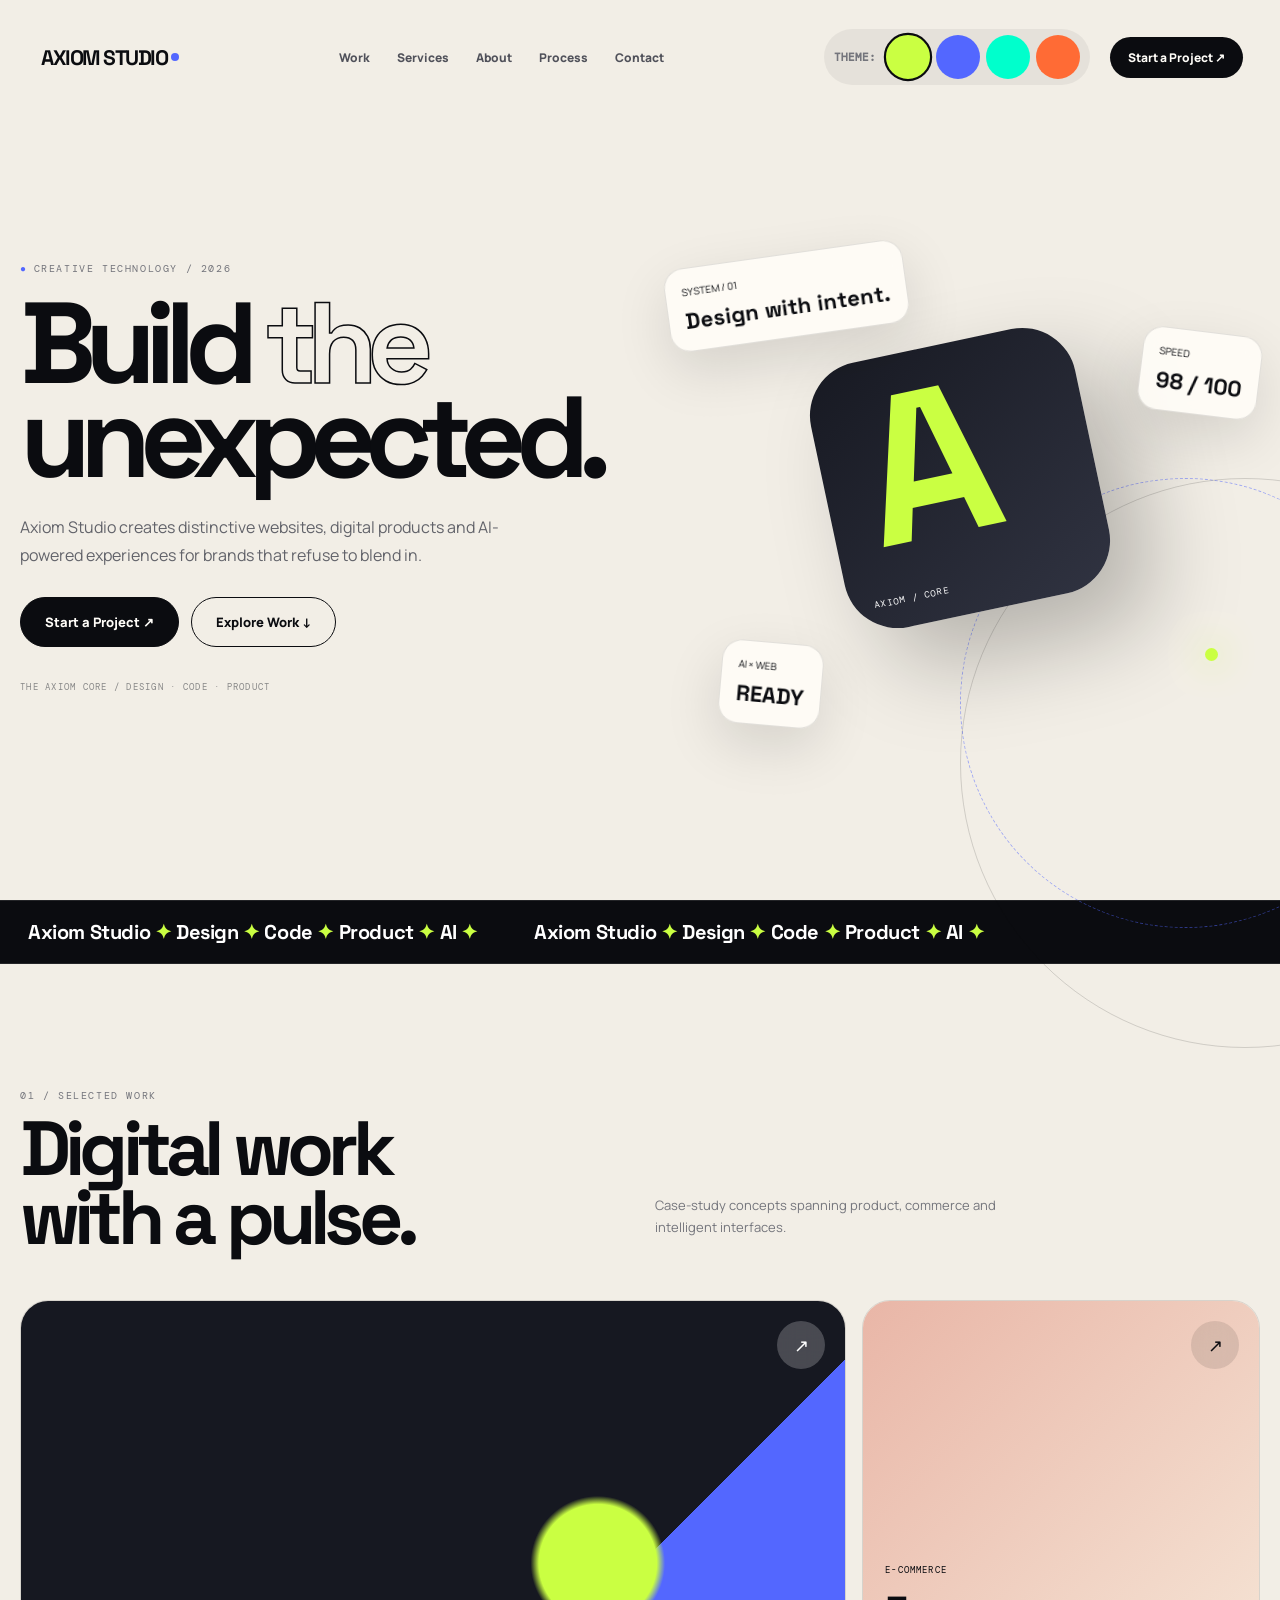
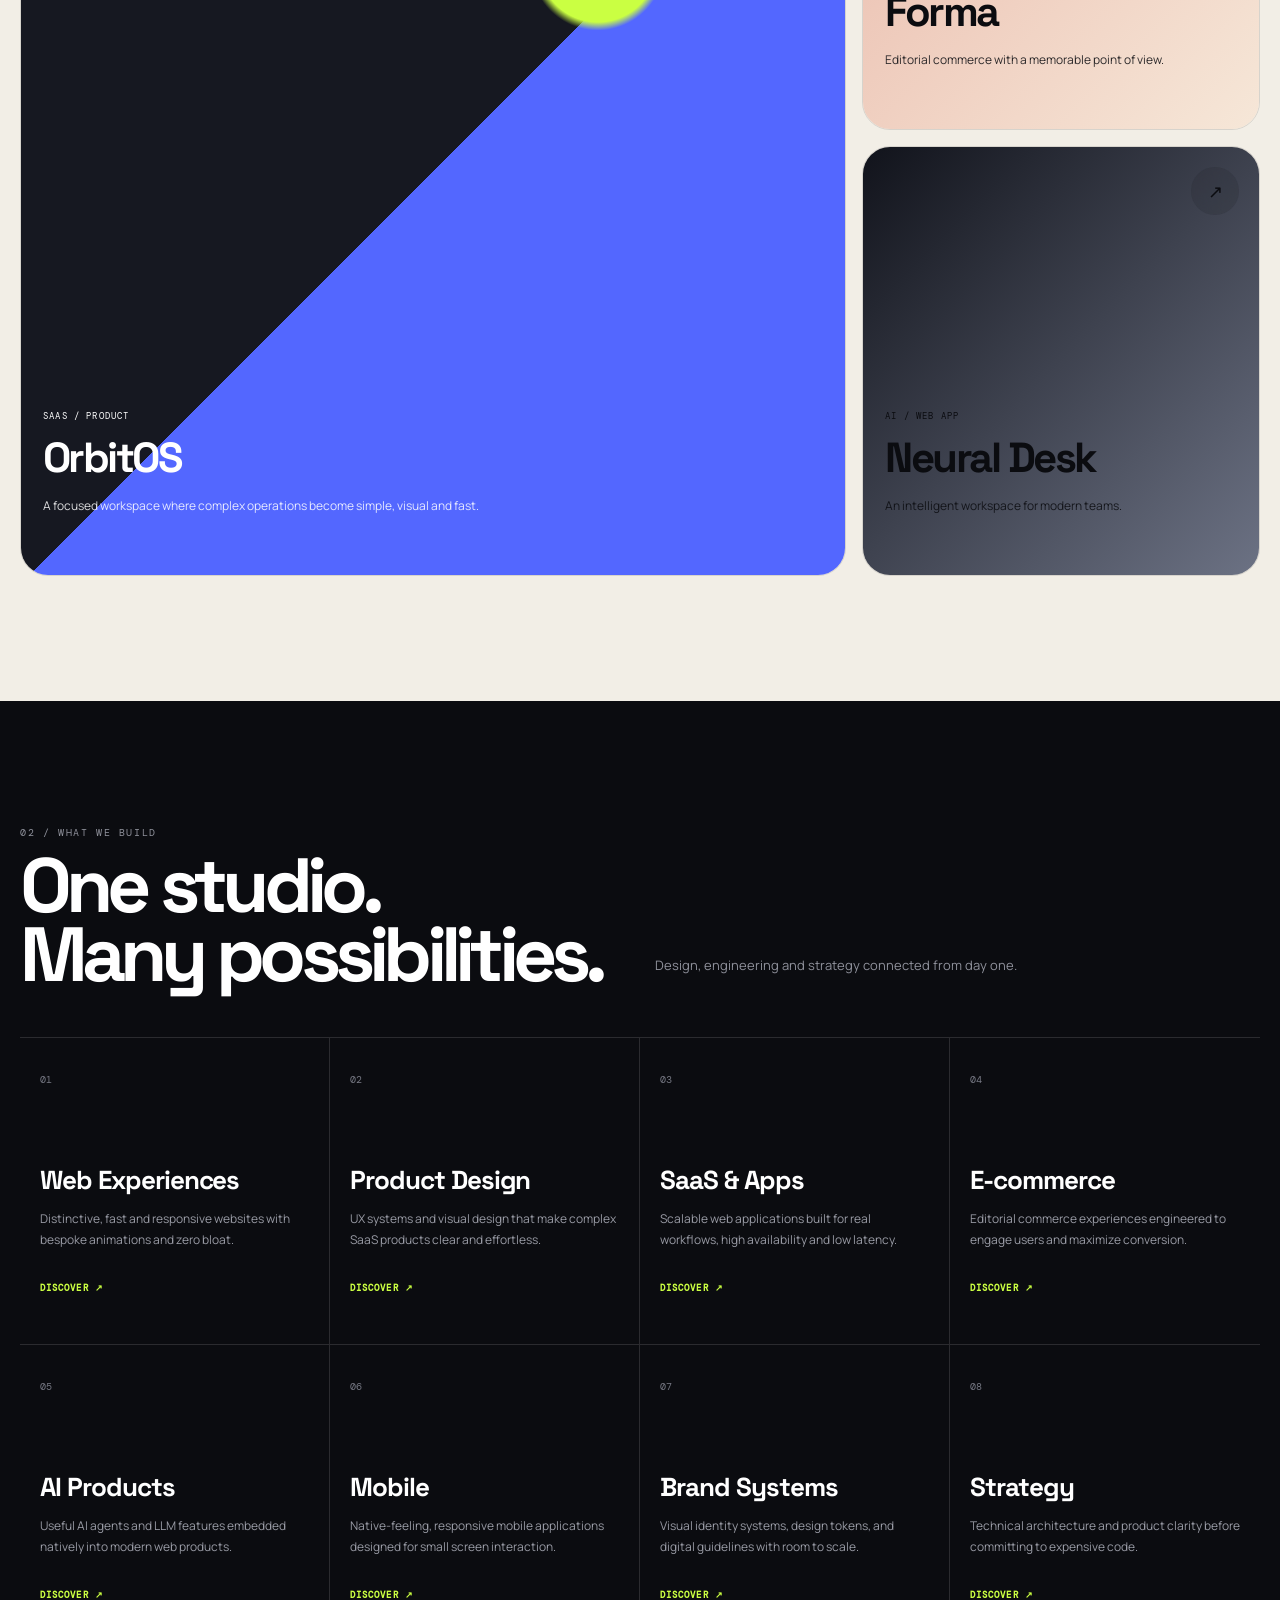
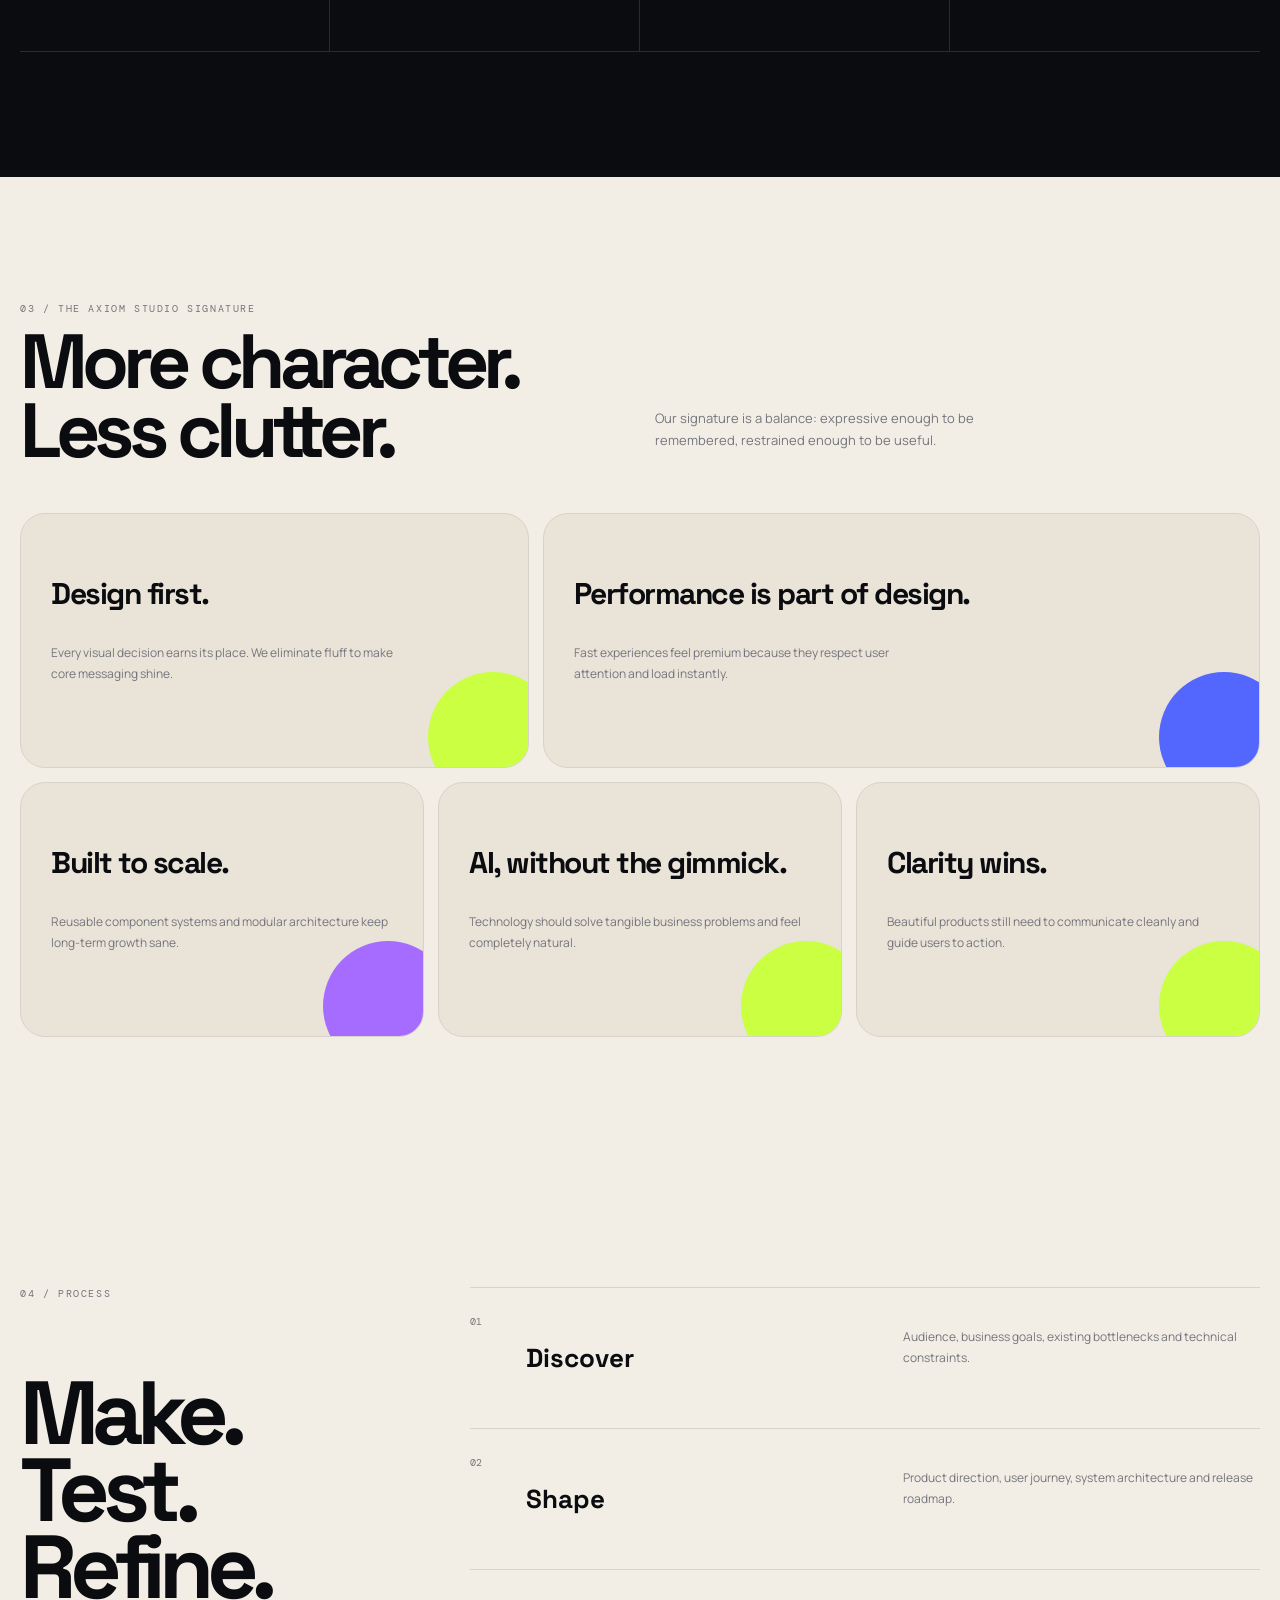
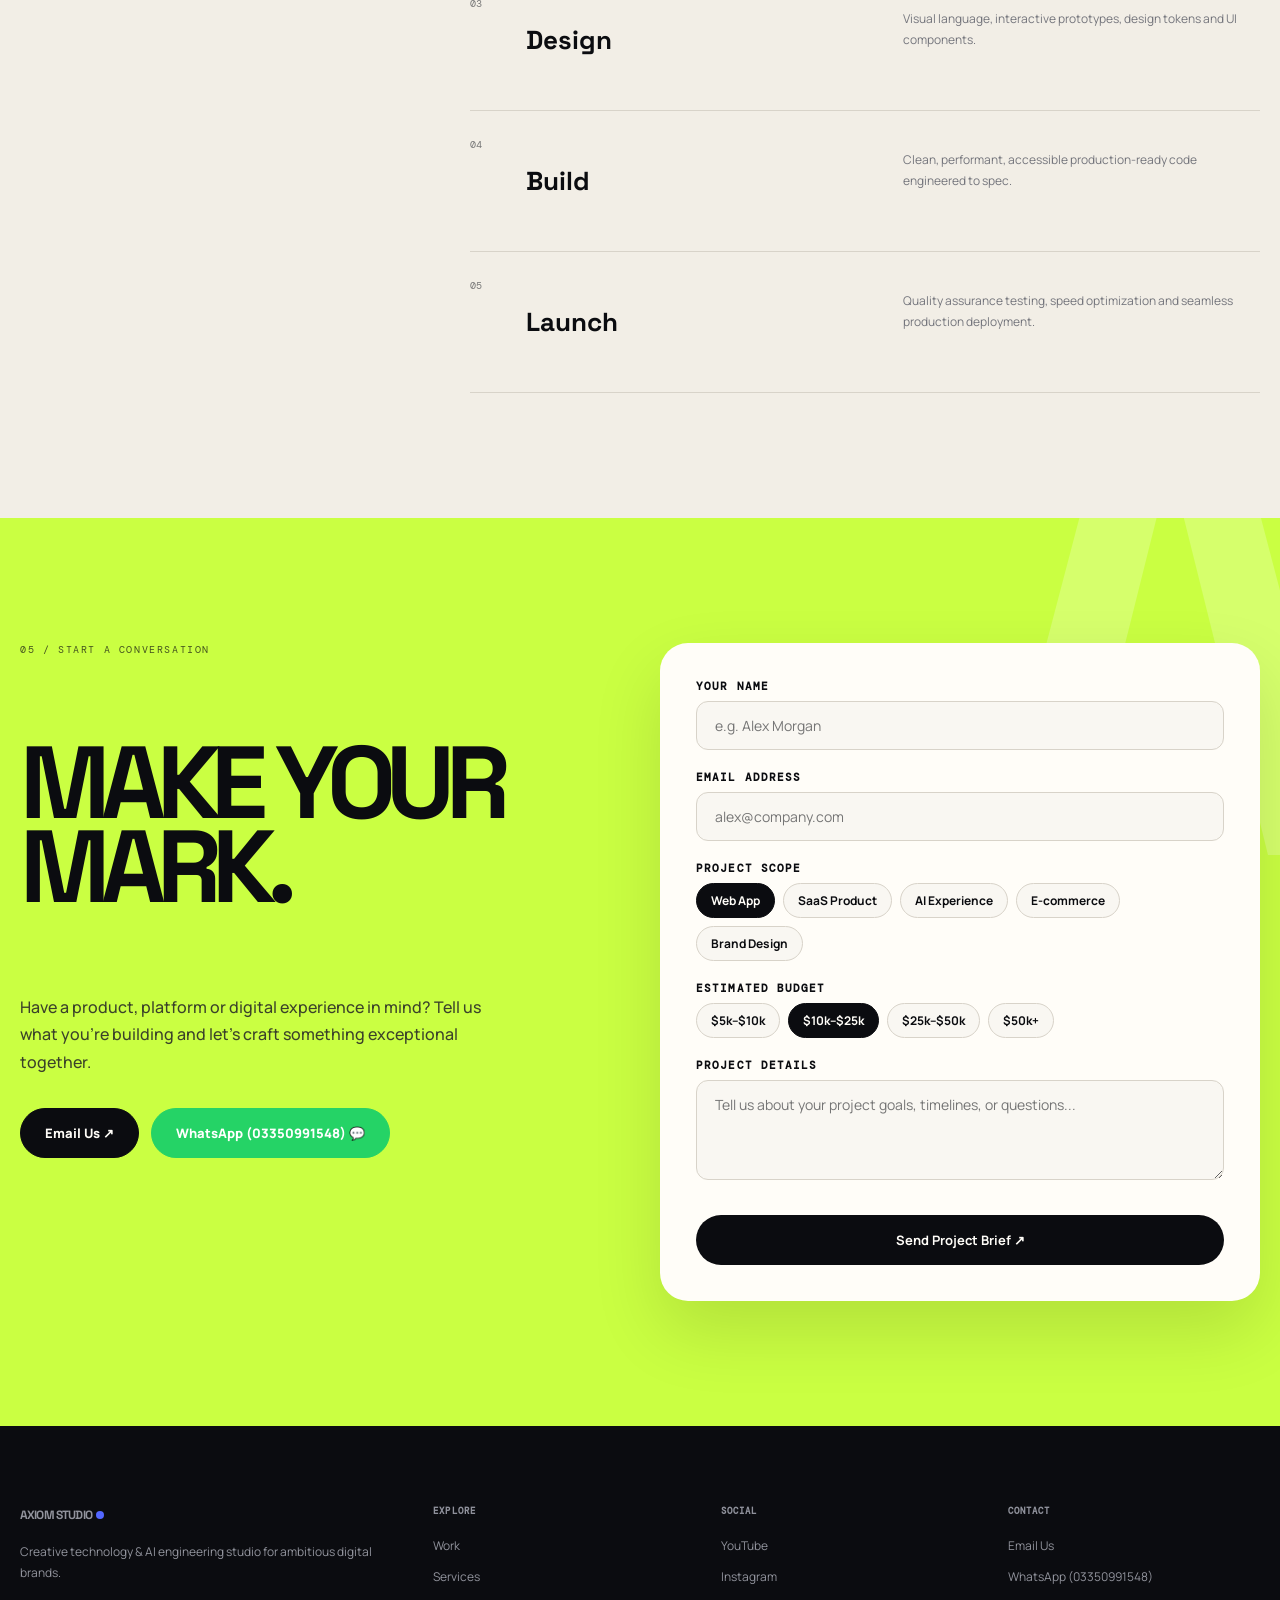
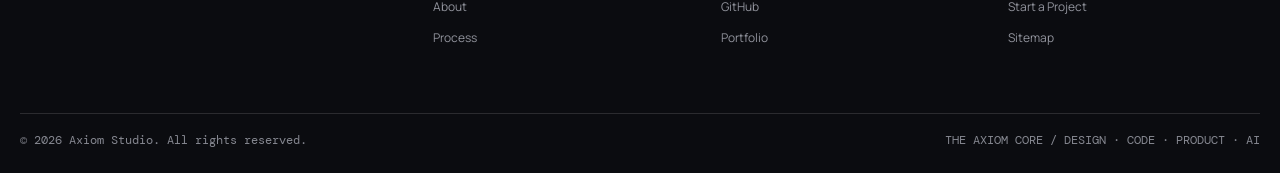
<file: index.html>
<!DOCTYPE html>
<html lang="en">
<head>
<meta charset="UTF-8">
<meta name="viewport" content="width=device-width, initial-scale=1.0">
<meta name="description" content="Axiom Studio is a creative technology & AI engineering studio. We build distinctive websites, SaaS digital products, and intelligent experiences for ambitious brands.">
<meta name="keywords" content="Axiom Studio, Creative Technology, Web Development, SaaS Design, AI Integration, UI UX Design, Digital Agency, Frontend Development">
<meta name="author" content="Axiom Studio">
<meta name="robots" content="index, follow">
<meta name="theme-color" content="#0b0c10">
<link rel="canonical" href="https://axiomstudio.studio/">
<link rel="manifest" href="manifest.json">

<!-- OpenGraph Metadata -->
<meta property="og:type" content="website">
<meta property="og:site_name" content="Axiom Studio">
<meta property="og:url" content="https://axiomstudio.studio/">
<meta property="og:title" content="Axiom Studio — Creative Technology & AI Engineering Studio">
<meta property="og:description" content="Distinctive websites, SaaS digital products, and AI-powered experiences for ambitious digital brands.">
<meta property="og:image" content="https://axiomstudio.studio/og-image.jpg">
<meta property="og:locale" content="en_US">

<!-- Twitter Card Metadata -->
<meta name="twitter:card" content="summary_large_image">
<meta name="twitter:site" content="@axiomstudio">
<meta name="twitter:title" content="Axiom Studio — The Axiom Core">
<meta name="twitter:description" content="Creative technology for ambitious digital brands. Design, Code, Product, and AI.">
<meta name="twitter:image" content="https://axiomstudio.studio/og-image.jpg">

<!-- Favicon -->
<link rel="icon" type="image/svg+xml" href="data:image/svg+xml,<svg xmlns='http://www.w3.org/2000/svg' viewBox='0 0 100 100'><rect width='100' height='100' rx='25' fill='%230b0c10'/><text x='50%' y='68%' font-size='65' font-weight='bold' font-family='Space Grotesk, sans-serif' fill='%23caff42' text-anchor='middle'>A</text></svg>">
<link rel="apple-touch-icon" href="data:image/svg+xml,<svg xmlns='http://www.w3.org/2000/svg' viewBox='0 0 100 100'><rect width='100' height='100' rx='25' fill='%230b0c10'/><text x='50%' y='68%' font-size='65' font-weight='bold' font-family='Space Grotesk, sans-serif' fill='%23caff42' text-anchor='middle'>A</text></svg>">

<title>Axiom Studio — Creative Technology & AI Engineering Studio</title>

<!-- Fonts Preconnect -->
<link rel="preconnect" href="https://fonts.googleapis.com">
<link rel="preconnect" href="https://fonts.gstatic.com" crossorigin>
<link href="https://fonts.googleapis.com/css2?family=DM+Mono:wght@400;500&family=Manrope:wght@500;700;800&family=Space+Grotesk:wght@600;700&display=swap" rel="stylesheet">

<!-- Modular Production Stylesheet -->
<link rel="stylesheet" href="assets/css/style.css">

<!-- JSON-LD Structured Data Schema -->
<script type="application/ld+json">
{
  "@context": "https://schema.org",
  "@type": "ProfessionalService",
  "name": "Axiom Studio",
  "url": "https://axiomstudio.studio/",
  "logo": "https://axiomstudio.studio/logo.png",
  "image": "https://axiomstudio.studio/og-image.jpg",
  "description": "Axiom Studio creates distinctive websites, SaaS digital products, and AI-powered web experiences for ambitious digital brands.",
  "email": "nissarralee11255@gmail.com",
  "address": {
    "@type": "PostalAddress",
    "addressCountry": "US"
  },
  "sameAs": [
    "https://www.youtube.com/@CodeWithNisar",
    "https://www.instagram.com/code_with_nisar",
    "https://github.com/codewithnisar",
    "https://nissarralee.netlify.app"
  ],
  "knowsAbout": ["Web Development", "SaaS Engineering", "AI Integration", "Product Design", "E-commerce"],
  "priceRange": "$$$"
}
</script>
</head>
<body>

<a class="skip-link" href="#main-content">Skip to main content</a>
<div class="scroll-progress" id="progressBar" aria-hidden="true"></div>

<!-- Top Navigation -->
<nav class="nav" id="nav" aria-label="Main Navigation">
  <a class="logo" href="#" aria-label="Axiom Studio Homepage">AXIOM STUDIO<i></i></a>
  
  <div class="links">
    <a href="#work">Work</a>
    <a href="#services">Services</a>
    <a href="#about">About</a>
    <a href="#process">Process</a>
    <a href="#contact">Contact</a>
  </div>

  <div class="nav-actions">
    <!-- Theme Palette Selector -->
    <div class="theme-picker" title="Switch Axiom Accent Color" aria-label="Axiom Theme Accent Switcher">
      <span class="theme-label" style="font: 700 11px 'DM Mono', monospace; text-transform: uppercase; color: var(--muted); margin-right: 4px;">Theme:</span>
      <button class="theme-dot td-lime active" data-color="#caff42" aria-label="Lime Theme"></button>
      <button class="theme-dot td-blue" data-color="#5367ff" aria-label="Electric Blue Theme"></button>
      <button class="theme-dot td-cyan" data-color="#00ffcc" aria-label="Cyber Cyan Theme"></button>
      <button class="theme-dot td-orange" data-color="#ff6b35" aria-label="Sunburst Orange Theme"></button>
    </div>

    <a class="ctaBtn" href="#contact">Start a Project ↗</a>
    <button class="hamb" id="hamb" aria-label="Open Mobile Menu" aria-expanded="false" aria-controls="mobileDrawer">☰</button>
  </div>
</nav>

<!-- Mobile Navigation Drawer -->
<div class="mobile-drawer" id="mobileDrawer" aria-hidden="true" role="dialog" aria-label="Mobile Navigation">
  <div class="drawer-panel">
    <div>
      <div class="drawer-head">
        <a class="logo" href="#">AXIOM STUDIO<i></i></a>
        <button class="drawer-close" id="drawerClose" aria-label="Close menu">✕</button>
      </div>
      <nav class="drawer-links">
        <a href="#work" class="drawer-item">Work</a>
        <a href="#services" class="drawer-item">Services</a>
        <a href="#about" class="drawer-item">About</a>
        <a href="#process" class="drawer-item">Process</a>
        <a href="#contact" class="drawer-item">Contact</a>
      </nav>
    </div>
    <div>
      <a class="btn" href="#contact" style="width: 100%; justify-content: center;">Start a Project ↗</a>
      <p style="font-size: 12px; color: var(--muted); margin-top: 20px; font-family: 'DM Mono';">© 2026 Axiom Studio</p>
    </div>
  </div>
</div>

<main id="main-content">
  <!-- Hero Section -->
  <section class="hero wrap">
    <div class="reveal">
      <div class="eyebrow"><b>●</b> Creative technology / 2026</div>
      <h1>Build <span class="stroke">the</span><br>unexpected.</h1>
      <p>Axiom Studio creates distinctive websites, digital products and AI-powered experiences for brands that refuse to blend in.</p>
      <div class="buttons">
        <a class="btn" href="#contact">Start a Project ↗</a>
        <a class="btn alt" href="#work">Explore Work ↓</a>
      </div>
      <div class="signature">THE AXIOM CORE / DESIGN · CODE · PRODUCT</div>
    </div>

    <div class="stage reveal" id="stage" aria-hidden="true">
      <div class="ring"></div>
      <div class="ring r2"></div>
      <div class="core"></div>
      <div class="float f1">SYSTEM / 01<strong>Design with intent.</strong></div>
      <div class="float f2">SPEED<strong>98 / 100</strong></div>
      <div class="float f3">AI × WEB<strong>READY</strong></div>
      <div class="dot"></div>
    </div>
  </section>

  <!-- Marquee Ticker -->
  <div class="ticker" aria-hidden="true">
    <div class="track">
      <span>Axiom Studio <em>✦</em> Design <em>✦</em> Code <em>✦</em> Product <em>✦</em> AI <em>✦</em></span>
      <span>Axiom Studio <em>✦</em> Design <em>✦</em> Code <em>✦</em> Product <em>✦</em> AI <em>✦</em></span>
    </div>
  </div>

  <!-- Selected Work Section -->
  <section id="work">
    <div class="wrap">
      <div class="head reveal">
        <div>
          <div class="eyebrow">01 / Selected work</div>
          <h2>Digital work<br>with a pulse.</h2>
        </div>
        <p>Case-study concepts spanning product, commerce and intelligent interfaces.</p>
      </div>

      <div class="work">
        <article class="card big reveal" data-project="orbitos" tabindex="0" role="button" aria-label="View OrbitOS Case Study">
          <div class="art a1"></div>
          <div class="go">↗</div>
          <div class="copy">
            <small>SaaS / Product</small>
            <h3>OrbitOS</h3>
            <p>A focused workspace where complex operations become simple, visual and fast.</p>
            <span class="card-cta">View Case Study ↗</span>
          </div>
        </article>

        <article class="card small reveal" data-project="forma" tabindex="0" role="button" aria-label="View Forma Case Study">
          <div class="art a2"></div>
          <div class="go">↗</div>
          <div class="copy">
            <small>E-commerce</small>
            <h3>Forma</h3>
            <p>Editorial commerce with a memorable point of view.</p>
            <span class="card-cta">View Case Study ↗</span>
          </div>
        </article>

        <article class="card small reveal" data-project="neuraldesk" tabindex="0" role="button" aria-label="View Neural Desk Case Study">
          <div class="art a3"></div>
          <div class="go">↗</div>
          <div class="copy">
            <small>AI / Web App</small>
            <h3>Neural Desk</h3>
            <p>An intelligent workspace for modern teams.</p>
            <span class="card-cta">View Case Study ↗</span>
          </div>
        </article>
      </div>
    </div>
  </section>

  <!-- Services Section -->
  <section class="dark" id="services">
    <div class="wrap">
      <div class="head reveal">
        <div>
          <div class="eyebrow">02 / What we build</div>
          <h2>One studio.<br>Many possibilities.</h2>
        </div>
        <p>Design, engineering and strategy connected from day one.</p>
      </div>

      <div class="services">
        <div class="service reveal">
          <b>01</b>
          <h3>Web Experiences</h3>
          <p>Distinctive, fast and responsive websites with bespoke animations and zero bloat.</p>
          <a class="service-link" href="#contact">DISCOVER ↗</a>
        </div>
        <div class="service reveal">
          <b>02</b>
          <h3>Product Design</h3>
          <p>UX systems and visual design that make complex SaaS products clear and effortless.</p>
          <a class="service-link" href="#contact">DISCOVER ↗</a>
        </div>
        <div class="service reveal">
          <b>03</b>
          <h3>SaaS & Apps</h3>
          <p>Scalable web applications built for real workflows, high availability and low latency.</p>
          <a class="service-link" href="#contact">DISCOVER ↗</a>
        </div>
        <div class="service reveal">
          <b>04</b>
          <h3>E-commerce</h3>
          <p>Editorial commerce experiences engineered to engage users and maximize conversion.</p>
          <a class="service-link" href="#contact">DISCOVER ↗</a>
        </div>
        <div class="service reveal">
          <b>05</b>
          <h3>AI Products</h3>
          <p>Useful AI agents and LLM features embedded natively into modern web products.</p>
          <a class="service-link" href="#contact">DISCOVER ↗</a>
        </div>
        <div class="service reveal">
          <b>06</b>
          <h3>Mobile</h3>
          <p>Native-feeling, responsive mobile applications designed for small screen interaction.</p>
          <a class="service-link" href="#contact">DISCOVER ↗</a>
        </div>
        <div class="service reveal">
          <b>07</b>
          <h3>Brand Systems</h3>
          <p>Visual identity systems, design tokens, and digital guidelines with room to scale.</p>
          <a class="service-link" href="#contact">DISCOVER ↗</a>
        </div>
        <div class="service reveal">
          <b>08</b>
          <h3>Strategy</h3>
          <p>Technical architecture and product clarity before committing to expensive code.</p>
          <a class="service-link" href="#contact">DISCOVER ↗</a>
        </div>
      </div>
    </div>
  </section>

  <!-- About / Bento Grid -->
  <section id="about">
    <div class="wrap">
      <div class="head reveal">
        <div>
          <div class="eyebrow">03 / The Axiom Studio signature</div>
          <h2>More character.<br>Less clutter.</h2>
        </div>
        <p>Our signature is a balance: expressive enough to be remembered, restrained enough to be useful.</p>
      </div>

      <div class="bento">
        <div class="b reveal">
          <h3>Design first.</h3>
          <p>Every visual decision earns its place. We eliminate fluff to make core messaging shine.</p>
          <div class="orb"></div>
        </div>
        <div class="b reveal">
          <h3>Performance is part of design.</h3>
          <p>Fast experiences feel premium because they respect user attention and load instantly.</p>
          <div class="orb"></div>
        </div>
        <div class="b reveal">
          <h3>Built to scale.</h3>
          <p>Reusable component systems and modular architecture keep long-term growth sane.</p>
          <div class="orb"></div>
        </div>
        <div class="b reveal">
          <h3>AI, without the gimmick.</h3>
          <p>Technology should solve tangible business problems and feel completely natural.</p>
          <div class="orb"></div>
        </div>
        <div class="b reveal">
          <h3>Clarity wins.</h3>
          <p>Beautiful products still need to communicate cleanly and guide users to action.</p>
          <div class="orb"></div>
        </div>
      </div>
    </div>
  </section>

  <!-- Process Section -->
  <section id="process">
    <div class="wrap process">
      <div class="reveal">
        <div class="eyebrow">04 / Process</div>
        <h2>Make.<br>Test.<br>Refine.</h2>
      </div>

      <div class="steps">
        <div class="step reveal">
          <span>01</span>
          <h3>Discover</h3>
          <p>Audience, business goals, existing bottlenecks and technical constraints.</p>
        </div>
        <div class="step reveal">
          <span>02</span>
          <h3>Shape</h3>
          <p>Product direction, user journey, system architecture and release roadmap.</p>
        </div>
        <div class="step reveal">
          <span>03</span>
          <h3>Design</h3>
          <p>Visual language, interactive prototypes, design tokens and UI components.</p>
        </div>
        <div class="step reveal">
          <span>04</span>
          <h3>Build</h3>
          <p>Clean, performant, accessible production-ready code engineered to spec.</p>
        </div>
        <div class="step reveal">
          <span>05</span>
          <h3>Launch</h3>
          <p>Quality assurance testing, speed optimization and seamless production deployment.</p>
        </div>
      </div>
    </div>
  </section>

  <!-- Contact & Interactive Booking Form -->
  <section class="contact" id="contact">
    <div class="wrap reveal">
      <div class="contact-container">
        <div>
          <div class="eyebrow" style="color: rgba(11, 12, 16, 0.7);">05 / Start a conversation</div>
          <h2>MAKE YOUR<br>MARK.</h2>
          <p>Have a product, platform or digital experience in mind? Tell us what you're building and let's craft something exceptional together.</p>
          <div style="display: flex; gap: 12px; flex-wrap: wrap; margin-top: 24px;">
            <a class="btn" href="mailto:nissarralee11255@gmail.com">Email Us ↗</a>
            <a class="btn alt" href="https://wa.me/923350991548" target="_blank" rel="noopener" style="background: #25D366; color: #fff; border-color: #25D366;">WhatsApp (03350991548) 💬</a>
          </div>
        </div>

        <form class="contact-form" id="contactForm" novalidate>
          <div class="form-group">
            <label for="userName">Your Name</label>
            <input type="text" id="userName" class="form-control" placeholder="e.g. Alex Morgan" required>
          </div>

          <div class="form-group">
            <label for="userEmail">Email Address</label>
            <input type="email" id="userEmail" class="form-control" placeholder="alex@company.com" required>
          </div>

          <div class="form-group">
            <label>Project Scope</label>
            <div class="pill-options" id="scopePills">
              <span class="pill-option selected" data-value="Web App">Web App</span>
              <span class="pill-option" data-value="SaaS Product">SaaS Product</span>
              <span class="pill-option" data-value="AI Experience">AI Experience</span>
              <span class="pill-option" data-value="E-commerce">E-commerce</span>
              <span class="pill-option" data-value="Brand Design">Brand Design</span>
            </div>
          </div>

          <div class="form-group">
            <label>Estimated Budget</label>
            <div class="pill-options" id="budgetPills">
              <span class="pill-option" data-value="$5k - $10k">$5k–$10k</span>
              <span class="pill-option selected" data-value="$10k - $25k">$10k–$25k</span>
              <span class="pill-option" data-value="$25k - $50k">$25k–$50k</span>
              <span class="pill-option" data-value="$50k+">$50k+</span>
            </div>
          </div>

          <div class="form-group">
            <label for="userMessage">Project Details</label>
            <textarea id="userMessage" class="form-control" placeholder="Tell us about your project goals, timelines, or questions..." required></textarea>
          </div>

          <button type="submit" class="submit-btn">Send Project Brief ↗</button>
        </form>
      </div>
    </div>
  </section>
</main>

<!-- Footer -->
<footer>
  <div class="wrap">
    <div class="foot">
      <div>
        <a class="logo" href="#">AXIOM STUDIO<i></i></a>
        <p style="margin-top: 14px;">Creative technology & AI engineering studio for ambitious digital brands.</p>
      </div>
      <div>
        <h3>Explore</h3>
        <a href="#work">Work</a>
        <a href="#services">Services</a>
        <a href="#about">About</a>
        <a href="#process">Process</a>
      </div>
      <div>
        <h3>Social</h3>
        <a href="https://www.youtube.com/@CodeWithNisar" target="_blank" rel="noopener">YouTube</a>
        <a href="https://www.instagram.com/code_with_nisar" target="_blank" rel="noopener">Instagram</a>
        <a href="https://github.com/codewithnisar" target="_blank" rel="noopener">GitHub</a>
        <a href="https://nissarralee.netlify.app" target="_blank" rel="noopener">Portfolio</a>
      </div>
      <div>
        <h3>Contact</h3>
        <a href="mailto:nissarralee11255@gmail.com">Email Us</a>
        <a href="https://wa.me/923350991548" target="_blank" rel="noopener">WhatsApp (03350991548)</a>
        <a href="#contact">Start a Project</a>
        <a href="sitemap.html" target="_blank">Sitemap</a>
      </div>
    </div>
    <div class="bottom">
      <span>© 2026 Axiom Studio. All rights reserved.</span>
      <span>THE AXIOM CORE / DESIGN · CODE · PRODUCT · AI</span>
    </div>
  </div>
</footer>

<!-- Interactive Case Study Dialog Modal -->
<div class="modal-backdrop" id="projectModal" aria-hidden="true" role="dialog" aria-labelledby="modalTitle">
  <div class="modal-content">
    <button class="modal-close" id="modalClose" aria-label="Close modal">✕</button>
    <div class="modal-tag" id="modalTag">CASE STUDY</div>
    <h2 class="modal-title" id="modalTitle">Project Title</h2>
    <div class="modal-preview" id="modalPreview">
      <span>IMAGE PREVIEW</span>
    </div>
    <div class="tech-pills" id="modalTech"></div>
    <div class="modal-body" id="modalBody">
      <!-- Dynamic Case Study Content -->
    </div>
    <div style="margin-top: 28px; display: flex; gap: 12px;">
      <a class="btn" id="modalLiveBtn" href="#contact">View Project Concept ↗</a>
      <button class="btn alt" id="modalDismissBtn">Close Window</button>
    </div>
  </div>
</div>

<!-- Back to Top Button -->
<button class="back-to-top" id="backToTop" aria-label="Back to top">↑</button>

<!-- Toast Container -->
<div class="toast-container" id="toastContainer"></div>

<!-- Modular Production JS Controllers -->
<script src="assets/js/data.js" defer></script>
<script src="assets/js/ui.js" defer></script>
<script src="assets/js/theme.js" defer></script>
<script src="assets/js/modal.js" defer></script>
<script src="assets/js/form.js" defer></script>
<script src="assets/js/main.js" defer></script>
</body>
</html>
</file>
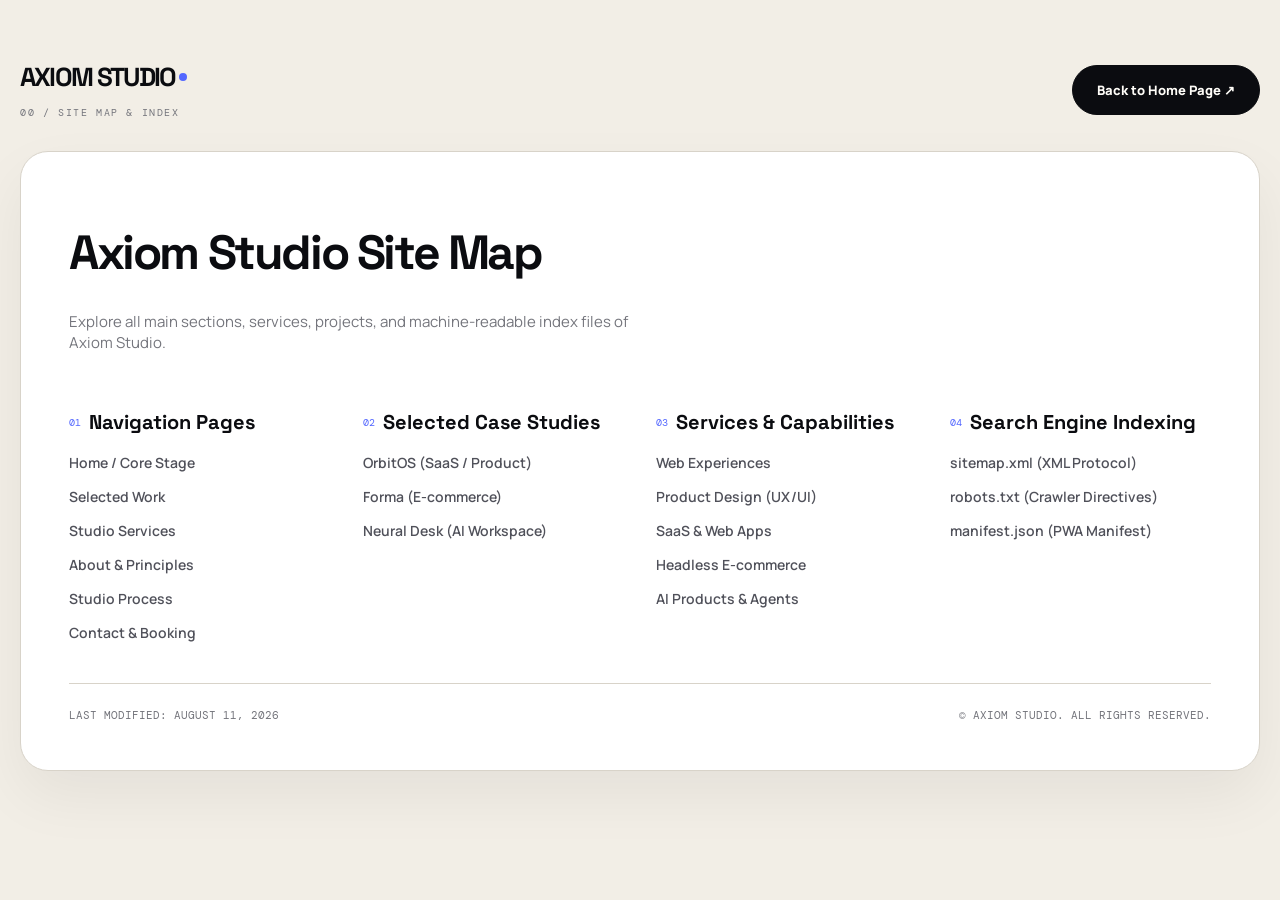
<file: sitemap.html>
<!DOCTYPE html>
<html lang="en">
<head>
<meta charset="UTF-8">
<meta name="viewport" content="width=device-width, initial-scale=1.0">
<meta name="description" content="Axiom Studio Sitemap — Complete index of pages, services, and digital experiences.">
<title>Sitemap — Axiom Studio</title>
<link rel="icon" type="image/svg+xml" href="data:image/svg+xml,<svg xmlns='http://www.w3.org/2000/svg' viewBox='0 0 100 100'><rect width='100' height='100' rx='25' fill='%230b0c10'/><text x='50%' y='68%' font-size='65' font-weight='bold' font-family='Space Grotesk, sans-serif' fill='%23caff42' text-anchor='middle'>A</text></svg>">
<link rel="preconnect" href="https://fonts.googleapis.com">
<link rel="preconnect" href="https://fonts.gstatic.com" crossorigin>
<link href="https://fonts.googleapis.com/css2?family=DM+Mono:wght@400;500&family=Manrope:wght@500;700;800&family=Space+Grotesk:wght@600;700&display=swap" rel="stylesheet">
<link rel="stylesheet" href="assets/css/style.css">
<style>
body {
  padding: 60px 0;
  background: var(--paper);
}
.sitemap-card {
  background: #fff;
  border-radius: 28px;
  border: 1px solid var(--line);
  padding: 48px;
  box-shadow: 0 25px 60px rgba(0,0,0,0.06);
  margin-top: 32px;
}
.sitemap-grid {
  display: grid;
  grid-template-columns: repeat(auto-fit, minmax(240px, 1fr));
  gap: 32px;
  margin-top: 36px;
}
.sitemap-col h3 {
  font: 700 20px 'Space Grotesk', sans-serif;
  margin-bottom: 16px;
  color: var(--ink);
  display: flex;
  align-items: center;
  gap: 8px;
}
.sitemap-col h3 span {
  font: 10px 'DM Mono', monospace;
  color: var(--blue);
}
.sitemap-list {
  list-style: none;
  padding: 0;
  margin: 0;
  display: flex;
  flex-direction: column;
  gap: 12px;
}
.sitemap-list a {
  font-size: 14px;
  color: #50515a;
  font-weight: 600;
  transition: color 0.2s ease, transform 0.2s ease;
  display: inline-block;
}
.sitemap-list a:hover {
  color: var(--blue);
  transform: translateX(4px);
}
.meta-box {
  margin-top: 40px;
  padding-top: 24px;
  border-top: 1px solid var(--line);
  display: flex;
  justify-content: space-between;
  align-items: center;
  flex-wrap: wrap;
  gap: 16px;
  font: 11px 'DM Mono', monospace;
  color: var(--muted);
}
</style>
</head>
<body>

<div class="wrap">
  <div style="display: flex; justify-content: space-between; align-items: center; flex-wrap: wrap; gap: 20px;">
    <div>
      <a class="logo" href="index.html" style="font-size: 26px;">AXIOM STUDIO<i></i></a>
      <div class="eyebrow" style="margin-top: 12px;">00 / SITE MAP & INDEX</div>
    </div>
    <a class="btn" href="index.html">Back to Home Page ↗</a>
  </div>

  <div class="sitemap-card">
    <h1 style="font: 700 48px 'Space Grotesk', sans-serif; letter-spacing: -0.05em;">Axiom Studio Site Map</h1>
    <p style="color: var(--muted); font-size: 15px; margin-top: 8px; max-width: 600px;">
      Explore all main sections, services, projects, and machine-readable index files of Axiom Studio.
    </p>

    <div class="sitemap-grid">
      <div class="sitemap-col">
        <h3><span>01</span> Navigation Pages</h3>
        <ul class="sitemap-list">
          <li><a href="index.html#">Home / Core Stage</a></li>
          <li><a href="index.html#work">Selected Work</a></li>
          <li><a href="index.html#services">Studio Services</a></li>
          <li><a href="index.html#about">About &amp; Principles</a></li>
          <li><a href="index.html#process">Studio Process</a></li>
          <li><a href="index.html#contact">Contact &amp; Booking</a></li>
        </ul>
      </div>

      <div class="sitemap-col">
        <h3><span>02</span> Selected Case Studies</h3>
        <ul class="sitemap-list">
          <li><a href="index.html#work">OrbitOS (SaaS / Product)</a></li>
          <li><a href="index.html#work">Forma (E-commerce)</a></li>
          <li><a href="index.html#work">Neural Desk (AI Workspace)</a></li>
        </ul>
      </div>

      <div class="sitemap-col">
        <h3><span>03</span> Services &amp; Capabilities</h3>
        <ul class="sitemap-list">
          <li><a href="index.html#services">Web Experiences</a></li>
          <li><a href="index.html#services">Product Design (UX/UI)</a></li>
          <li><a href="index.html#services">SaaS &amp; Web Apps</a></li>
          <li><a href="index.html#services">Headless E-commerce</a></li>
          <li><a href="index.html#services">AI Products &amp; Agents</a></li>
        </ul>
      </div>

      <div class="sitemap-col">
        <h3><span>04</span> Search Engine Indexing</h3>
        <ul class="sitemap-list">
          <li><a href="sitemap.xml" target="_blank">sitemap.xml (XML Protocol)</a></li>
          <li><a href="robots.txt" target="_blank">robots.txt (Crawler Directives)</a></li>
          <li><a href="manifest.json" target="_blank">manifest.json (PWA Manifest)</a></li>
        </ul>
      </div>
    </div>

    <div class="meta-box">
      <span>LAST MODIFIED: AUGUST 11, 2026</span>
      <span>© AXIOM STUDIO. ALL RIGHTS RESERVED.</span>
    </div>
  </div>
</div>

</body>
</html>
</file>
<file: assets/css/style.css>
/* ==========================================================================
   Axiom Studio — Production Design System & CSS Stylesheet
   ========================================================================== */

/* Design Tokens & Theme Variables */
:root {
  --ink: #0b0c10;
  --paper: #f2eee6;
  --muted: #74757c;
  --line: #d8d3c9;
  --blue: #5367ff;
  --lime: #caff42;
  --white: #fffdf8;
  --accent: #caff42;
  --accent-text: #0b0c10;
  --glass: rgba(242, 238, 230, 0.88);
  --modal-bg: rgba(11, 12, 16, 0.75);

  /* ── Consolidated Type Scale (Issue 1) ── */
  --text-xs:   9px;   /* fine-print / legal only */
  --text-sm:  12px;   /* body / captions */
  --text-base:13px;   /* default UI text */
  --text-md:  14px;   /* form controls / modal body */
  --text-lg:  20px;   /* ticker / subheadings */
  --text-xl:  26px;   /* service h3 / step h3 */
  --text-2xl: 30px;   /* bento h3 */
  --text-3xl: 42px;   /* copy h3 */

  /* ── Consolidated Border Radii (Issue 3) ── */
  --r-sm:   8px;
  --r-md:  12px;
  --r-lg:  20px;
  --r-xl:  25px;
  --r-2xl: 28px;
  --r-full:100px;
}

/* Accessibility & Reset */
.skip-link {
  position: absolute;
  top: -60px;
  left: 16px;
  background: var(--lime);
  color: var(--ink);
  padding: 10px 18px;
  border-radius: 8px;
  font-weight: 800;
  font-size: 13px;
  z-index: 1000;
  transition: top 0.2s ease;
}
.skip-link:focus {
  top: 16px;
}

*:focus-visible {
  outline: 2px solid var(--accent);
  outline-offset: 3px;
}

* {
  box-sizing: border-box;
}

html {
  scroll-behavior: smooth;
}

body {
  margin: 0;
  background: var(--paper);
  color: var(--ink);
  font-family: 'Manrope', sans-serif;
  overflow-x: hidden;
  transition: background-color 0.3s ease, color 0.3s ease;
}

a {
  color: inherit;
  text-decoration: none;
}

.wrap {
  width: min(1240px, calc(100% - 40px));
  margin: auto;
}

/* Scroll Progress Bar */
.scroll-progress {
  position: fixed;
  top: 0;
  left: 0;
  height: 3px;
  background: linear-gradient(90deg, var(--blue), var(--lime));
  width: 0%;
  z-index: 100;
  transition: width 0.1s ease-out;
}

/* Header & Navigation */
.nav {
  position: fixed;
  z-index: 50;
  top: 16px;
  left: 50%;
  transform: translateX(-50%);
  width: min(1240px, calc(100% - 28px));
  padding: 12px 16px 12px 20px;
  border: 1px solid transparent;
  border-radius: 100px;
  display: flex;
  align-items: center;
  justify-content: space-between;
  transition: all 0.35s ease;
}

.nav.stuck {
  background: var(--glass);
  backdrop-filter: blur(18px);
  -webkit-backdrop-filter: blur(18px);
  border-color: rgba(0, 0, 0, 0.1);
  box-shadow: 0 15px 40px rgba(0, 0, 0, 0.08);
}

.logo {
  font: 700 21px 'Space Grotesk', sans-serif;
  letter-spacing: -.07em;
  display: flex;
  align-items: center;
}

.logo i {
  display: inline-block;
  width: 8px;
  height: 8px;
  background: var(--blue);
  border-radius: 50%;
  margin-left: 4px;
  transition: background-color 0.3s ease;
}

.nav-actions {
  display: flex;
  align-items: center;
  gap: 20px;
}

.links {
  display: flex;
  gap: 27px;
  font-size: 12px;
  font-weight: 800;
  color: #50515a;
}

.links a {
  position: relative;
  padding: 4px 0;
  transition: color 0.2s ease;
}

.links a::after {
  content: '';
  position: absolute;
  bottom: 0;
  left: 0;
  width: 0%;
  height: 2px;
  background: var(--accent);
  transition: width 0.25s ease;
}

.links a:hover::after,
.links a.active::after {
  width: 100%;
}

/* Axiom Accent Theme Picker — Issue 18: bigger hit target + label */
.theme-picker {
  display: flex;
  align-items: center;
  gap: 6px;
  background: rgba(0, 0, 0, 0.05);
  padding: 6px 10px;
  border-radius: var(--r-full);
}

.theme-dot {
  width: 20px;
  height: 20px;
  min-width: 44px; /* WCAG 2.5.5 minimum touch target via padding trick */
  min-height: 44px;
  border-radius: 50%;
  border: 2px solid transparent;
  cursor: pointer;
  display: grid;
  place-items: center;
  background-clip: content-box;
  padding: 11px;
  transition: transform 0.2s ease, border-color 0.2s ease;
}

.theme-dot:hover {
  transform: scale(1.15);
}

.theme-dot.active {
  border-color: var(--ink);
  transform: scale(1.1);
}

.td-lime { background: #caff42; }
.td-blue { background: #5367ff; }
.td-cyan { background: #00ffcc; }
.td-orange { background: #ff6b35; }

.ctaBtn {
  background: var(--ink);
  color: var(--white);
  padding: 12px 18px;
  border-radius: 100px;
  font-size: 12px;
  font-weight: 800;
  transition: transform 0.2s ease, background-color 0.2s ease, box-shadow 0.2s ease;
}

.ctaBtn:hover {
  transform: translateY(-2px);
  box-shadow: 0 8px 20px rgba(0, 0, 0, 0.15);
}

.hamb {
  display: none;
  border: 0;
  background: none;
  font-size: 23px;
  cursor: pointer;
  padding: 4px 8px;
  border-radius: 8px;
  color: var(--ink);
}

/* Hero Section */
.hero {
  min-height: 100vh;
  padding: 145px 0 90px;
  display: grid;
  grid-template-columns: 1fr 1fr;
  align-items: center;
  gap: 40px;
}

.eyebrow {
  font: 10px 'DM Mono', monospace;
  letter-spacing: .16em;
  text-transform: uppercase;
  color: var(--muted);
  display: flex;
  align-items: center;
  gap: 6px;
}

.eyebrow b {
  color: var(--blue);
}

h1 {
  font: 700 clamp(64px, 9vw, 135px) / .82 'Space Grotesk', sans-serif;
  letter-spacing: -.095em;
  margin: 22px 0 28px;
  max-width: 780px;
}

.stroke {
  color: transparent;
  -webkit-text-stroke: 1.5px var(--ink);
}

.hero p {
  max-width: 510px;
  color: #62636a;
  line-height: 1.75;
  font-size: 16px;
}

.buttons {
  display: flex;
  gap: 12px;
  margin-top: 28px;
  flex-wrap: wrap;
}

.btn {
  padding: 15px 24px;
  border-radius: 100px;
  background: var(--ink);
  color: var(--white);
  font-size: 13px;
  font-weight: 800;
  border: 1px solid var(--ink);
  cursor: pointer;
  display: inline-flex;
  align-items: center;
  gap: 8px;
  transition: all 0.25s ease;
}

.btn:hover {
  background: #1c1f2a;
  transform: translateY(-2px);
  box-shadow: 0 10px 25px rgba(0, 0, 0, 0.15);
}

.btn.alt {
  background: transparent;
  color: var(--ink);
}

.btn.alt:hover {
  background: rgba(0, 0, 0, 0.05);
  border-color: var(--ink);
}

.signature {
  font: 9px 'DM Mono', monospace;
  letter-spacing: .14em;
  margin-top: 34px;
  color: #888;
}

/* 3D Axiom Core Stage */
.stage {
  height: 590px;
  position: relative;
  perspective: 1200px;
  transition: transform 0.2s cubic-bezier(0.1, 0.8, 0.3, 1);
  will-change: transform;
}

.core {
  position: absolute;
  left: 50%;
  top: 50%;
  width: 270px;
  height: 270px;
  transform: translate(-50%, -50%) rotate(-12deg);
  border-radius: 54px;
  background: linear-gradient(145deg, #171922, #303341);
  box-shadow: 35px 45px 90px rgba(0, 0, 0, 0.25);
  overflow: hidden;
}

.core::before {
  content: "A";
  position: absolute;
  font: 700 210px / .8 'Space Grotesk', sans-serif;
  color: var(--accent);
  left: 42px;
  top: 30px;
  transition: color 0.3s ease;
}

.core::after {
  content: "AXIOM / CORE";
  position: absolute;
  left: 25px;
  bottom: 22px;
  color: #fff;
  font: 9px 'DM Mono', monospace;
  letter-spacing: .15em;
}

.ring {
  position: absolute;
  left: 50%;
  top: 50%;
  width: 450px;
  height: 450px;
  border: 1px dashed rgba(83, 103, 255, 0.5);
  border-radius: 50%;
  transform-style: preserve-3d;
  animation: ringRotate3D 14s linear infinite;
  pointer-events: none;
}

.ring.r2 {
  width: 570px;
  height: 570px;
  border: 1px solid rgba(17, 18, 18, 0.15);
  animation: ringRotate3D2 22s linear infinite reverse;
}

.dot {
  position: absolute;
  width: 13px;
  height: 13px;
  background: var(--accent);
  border-radius: 50%;
  box-shadow: 0 0 35px var(--accent);
  right: 7%;
  bottom: 19%;
  animation: float 4s ease-in-out infinite;
  transition: background-color 0.3s ease, box-shadow 0.3s ease;
}

.float {
  position: absolute;
  background: rgba(255, 253, 248, 0.88);
  border: 1px solid rgba(17, 18, 18, 0.12);
  box-shadow: 0 20px 55px rgba(0, 0, 0, 0.12);
  border-radius: 20px;
  padding: 16px;
  backdrop-filter: blur(15px);
  -webkit-backdrop-filter: blur(15px);
  font-size: 10px;
  transition: transform 0.3s ease;
}

.f1 { left: 1%; top: 12%; transform: rotate(-8deg); }
.f2 { right: 0; top: 25%; transform: rotate(7deg); }
.f3 { left: 10%; bottom: 8%; transform: rotate(5deg); }

.float strong {
  display: block;
  font: 700 22px 'Space Grotesk', sans-serif;
  margin-top: 8px;
}

/* 3D Orbital Ring X-Axis & Y-Axis Animations */
@keyframes ringRotate3D {
  0% {
    transform: translate(-50%, -50%) rotateX(68deg) rotateY(0deg) rotateZ(0deg);
  }
  50% {
    transform: translate(-50%, -50%) rotateX(45deg) rotateY(180deg) rotateZ(180deg);
  }
  100% {
    transform: translate(-50%, -50%) rotateX(68deg) rotateY(360deg) rotateZ(360deg);
  }
}

@keyframes ringRotate3D2 {
  0% {
    transform: translate(-50%, -50%) rotateX(-55deg) rotateY(0deg) rotateZ(0deg);
  }
  50% {
    transform: translate(-50%, -50%) rotateX(-35deg) rotateY(180deg) rotateZ(-180deg);
  }
  100% {
    transform: translate(-50%, -50%) rotateX(-55deg) rotateY(360deg) rotateZ(-360deg);
  }
}

@keyframes float {
  50% { transform: translateY(-22px) scale(1.1); }
}

/* Ticker Marquee */
.ticker {
  background: var(--ink);
  color: #fff;
  overflow: hidden;
  padding: 18px 0;
  border-top: 1px solid rgba(255, 255, 255, 0.1);
  border-bottom: 1px solid rgba(255, 255, 255, 0.1);
}

.track {
  display: flex;
  width: max-content;
  animation: marq 22s linear infinite;
}

.track span {
  font: 700 20px 'Space Grotesk', sans-serif;
  padding: 0 28px;
  letter-spacing: -0.02em;
}

.track em {
  color: var(--accent);
  font-style: normal;
  transition: color 0.3s ease;
}

@keyframes marq {
  to { transform: translateX(-50%); }
}

/* Sections Structure */
section {
  padding: 125px 0;
}

.head {
  display: flex;
  justify-content: space-between;
  align-items: flex-end;
  gap: 30px;
  margin-bottom: 48px;
}

.head h2 {
  font: 700 clamp(46px, 6vw, 86px) / .9 'Space Grotesk', sans-serif;
  letter-spacing: -.075em;
  margin: 12px 0 0;
}

.head p {
  max-width: 370px;
  color: var(--muted);
  font-size: 13px;
  line-height: 1.75;
}

/* Work Grid Cards */
.work {
  display: grid;
  grid-template-columns: 1.35fr .65fr;
  gap: 16px;
}

.card {
  min-height: 430px;
  border-radius: 28px;
  overflow: hidden;
  position: relative;
  border: 1px solid rgba(17, 18, 18, 0.12);
  transition: transform 0.4s ease, box-shadow 0.4s ease;
  cursor: pointer;
}

.card:hover {
  transform: translateY(-8px);
  box-shadow: 0 25px 60px rgba(0, 0, 0, 0.15);
}

.big {
  grid-row: span 2;
  min-height: 690px;
}

.art {
  position: absolute;
  inset: 0;
  transition: transform 0.7s cubic-bezier(0.1, 0.8, 0.3, 1);
}

.card:hover .art {
  transform: scale(1.06);
}

.a1 {
  background: radial-gradient(circle at 70% 30%, var(--lime) 0 7%, transparent 8%), linear-gradient(135deg, #161821 0 52%, var(--blue) 52%);
}
.a2 { background: linear-gradient(135deg, #e9b6a7, #f6e7d8); }
.a3 { background: linear-gradient(135deg, #11131b, #6c7284); }

.copy {
  position: absolute;
  bottom: 22px;
  left: 22px;
  right: 22px;
  z-index: 2;
  color: #fff;
}

.small .copy {
  color: var(--ink);
}

.copy small {
  font: 9px 'DM Mono', monospace;
  letter-spacing: .13em;
  text-transform: uppercase;
}

.copy h3 {
  font: 700 42px 'Space Grotesk', sans-serif;
  letter-spacing: -.06em;
  margin: 7px 0;
}

.copy p {
  font-size: 12px;
  line-height: 1.6;
  max-width: 470px;
  opacity: .85;
}

.go {
  position: absolute;
  right: 20px;
  top: 20px;
  width: 48px;
  height: 48px;
  border-radius: 50%;
  display: grid;
  place-items: center;
  background: rgba(255, 255, 255, 0.22);
  backdrop-filter: blur(10px);
  -webkit-backdrop-filter: blur(10px);
  color: #fff;
  font-size: 18px;
  transition: background-color 0.3s ease, transform 0.3s ease;
}

.small .go {
  background: rgba(11, 12, 16, 0.1);
  color: var(--ink);
}

.card:hover .go {
  background: var(--accent);
  color: var(--ink);
  transform: rotate(45deg);
}

/* Services Grid */
.dark {
  background: var(--ink);
  color: #fff;
}

.dark .head p, .dark .eyebrow {
  color: #8f919b;
}

.services {
  display: grid;
  grid-template-columns: repeat(4, 1fr);
  border-top: 1px solid rgba(255, 255, 255, 0.13);
}

.service {
  padding: 28px 20px 34px;
  min-height: 290px;
  border-right: 1px solid rgba(255, 255, 255, 0.13);
  border-bottom: 1px solid rgba(255, 255, 255, 0.13);
  transition: background-color 0.3s ease, transform 0.3s ease;
}

.service:nth-child(4n) {
  border-right: 0;
}

.service:hover {
  background: #171820;
}

.service b {
  font: 10px 'DM Mono', monospace;
  color: #777984;
}

.service h3 {
  font: 700 26px 'Space Grotesk', sans-serif;
  margin: 75px 0 12px;
  letter-spacing: -.04em;
}

.service p {
  color: #999ba5;
  font-size: 12px;
  line-height: 1.7;
}


/* Issue 15: DISCOVER links — min 44px tap target */
.service-link {
  display: inline-flex;
  align-items: center;
  min-height: 44px;
  color: var(--accent);
  font: 700 var(--text-xs) 'DM Mono', monospace;
  letter-spacing: 0.12em;
  padding: 14px 0;
  margin-top: 4px;
  cursor: pointer;
  transition: color 0.3s ease;
}
.bento {
  display: grid;
  grid-template-columns: repeat(12, 1fr);
  gap: 14px;
}

.b {
  padding: 30px;
  border: 1px solid var(--line);
  border-radius: 25px;
  background: #e9e3d8;
  min-height: 255px;
  position: relative;
  overflow: hidden;
  transition: transform 0.3s ease;
}

.b:hover {
  transform: translateY(-4px);
}

.b:nth-child(1) { grid-column: span 5; }
.b:nth-child(2) { grid-column: span 7; }
.b:nth-child(n+3) { grid-column: span 4; }

.b h3 {
  font: 700 30px 'Space Grotesk', sans-serif;
  letter-spacing: -.05em;
}

.b p {
  max-width: 350px;
  color: var(--muted);
  font-size: 12px;
  line-height: 1.7;
  margin-top: 12px;
}

/* Issue 10 & 11: clip orb so it never overflows card boundary */
.orb {
  position: absolute;
  width: 130px;
  height: 130px;
  border-radius: 50%;
  right: -30px;
  bottom: -35px;
  background: var(--lime);
  transition: background-color 0.3s ease;
  /* clip at parent boundary — .b already has overflow:hidden */
}

.b:nth-child(2) .orb { background: var(--blue); }
.b:nth-child(3) .orb { background: #a66cff; }

/* Process Section */
.process {
  display: grid;
  grid-template-columns: .65fr 1.35fr;
  gap: 70px;
}

.process h2 {
  font: 700 clamp(50px, 7vw, 90px) / .86 'Space Grotesk', sans-serif;
  letter-spacing: -.08em;
}

.steps {
  border-top: 1px solid var(--line);
}

/* Issue 16: tighten step number/title grouping */
.step {
  display: grid;
  grid-template-columns: 36px 1fr 1fr;
  gap: 12px 20px;
  padding: 27px 0;
  border-bottom: 1px solid var(--line);
  align-items: start;
}

.step span { font: 10px 'DM Mono', monospace; color: #777; }
.step h3 { font: 700 26px 'Space Grotesk', sans-serif; }
.step p { font-size: 12px; line-height: 1.7; color: var(--muted); }

/* Contact Section & Form */
.contact {
  background: var(--accent);
  position: relative;
  overflow: hidden;
  transition: background-color 0.3s ease;
}

.contact-container {
  display: grid;
  grid-template-columns: 1fr 1fr;
  gap: 40px;
  align-items: start;
}

.contact h2 {
  font: 700 clamp(55px, 8vw, 110px) / .82 'Space Grotesk', sans-serif;
  letter-spacing: -.09em;
  max-width: 950px;
  color: var(--ink);
}

.contact p {
  max-width: 500px;
  color: #3b422a;
  line-height: 1.7;
  margin: 24px 0 32px;
  font-weight: 500;
}

.contact::after {
  content: "A";
  position: absolute;
  font: 700 600px / .7 'Space Grotesk', sans-serif;
  right: -80px;
  top: -80px;
  color: rgba(255, 255, 255, 0.22);
  pointer-events: none;
}

/* Contact Form */
.contact-form {
  background: var(--white);
  padding: 36px;
  border-radius: 28px;
  box-shadow: 0 30px 70px rgba(0, 0, 0, 0.12);
  position: relative;
  z-index: 5;
}

.form-group {
  margin-bottom: 20px;
}

.form-group label {
  display: block;
  font: 700 11px 'DM Mono', monospace;
  text-transform: uppercase;
  letter-spacing: 0.1em;
  margin-bottom: 8px;
  color: var(--ink);
}

.form-control {
  width: 100%;
  padding: 14px 18px;
  border-radius: 12px;
  border: 1px solid var(--line);
  background: #f9f7f2;
  font-family: inherit;
  font-size: 14px;
  color: var(--ink);
  transition: border-color 0.2s ease, background-color 0.2s ease;
}

.form-control:focus {
  outline: none;
  border-color: var(--ink);
  background: #fff;
}

textarea.form-control {
  resize: vertical;
  min-height: 100px;
}

.pill-options {
  display: flex;
  flex-wrap: wrap;
  gap: 8px;
}

.pill-option {
  padding: 8px 14px;
  border-radius: 100px;
  border: 1px solid var(--line);
  background: #f9f7f2;
  font-size: 12px;
  font-weight: 700;
  cursor: pointer;
  user-select: none;
  transition: all 0.2s ease;
}

.pill-option:hover {
  border-color: var(--ink);
}

.pill-option.selected {
  background: var(--ink);
  color: var(--white);
  border-color: var(--ink);
}

.submit-btn {
  width: 100%;
  padding: 16px;
  border-radius: 100px;
  background: var(--ink);
  color: var(--white);
  font: 700 13px 'Manrope', sans-serif;
  border: none;
  cursor: pointer;
  margin-top: 10px;
  transition: transform 0.2s ease, background-color 0.2s ease;
}

.submit-btn:hover {
  background: #1c1f2a;
  transform: translateY(-2px);
}

/* Footer */
footer {
  background: var(--ink);
  color: #fff;
  padding: 70px 0 25px;
}

.foot {
  display: grid;
  grid-template-columns: 1.5fr repeat(3, 1fr);
  gap: 35px;
}

.foot p, .foot a {
  color: #92949d;
  font-size: 12px;
  line-height: 1.8;
}

.foot a {
  display: block;
  margin: 9px 0;
  transition: color 0.2s ease;
}

.foot a:hover {
  color: #fff;
}

/* Issue 8 & 13: footer headings as h3 + readable size (Issue 2 colour) */
.foot h3 {
  font: 700 var(--text-xs) 'DM Mono', monospace;
  color: #8f919b;
  text-transform: uppercase;
  letter-spacing: 0.12em;
  margin-bottom: 18px;
}

/* Issue 8: footer bottom bar — min 12px */
.bottom {
  margin-top: 55px;
  padding-top: 18px;
  border-top: 1px solid rgba(255, 255, 255, 0.13);
  color: #868891;
  font: 12px 'DM Mono', monospace;
  display: flex;
  justify-content: space-between;
}

/* Reveal Animations */
.reveal {
  opacity: 0;
  transform: translateY(28px);
  filter: blur(5px);
  transition: opacity 0.8s ease, transform 0.8s ease, filter 0.8s ease;
}

.reveal.show {
  opacity: 1;
  transform: none;
  filter: none;
}

/* Modal Popup Dialog */
.modal-backdrop {
  position: fixed;
  inset: 0;
  background: var(--modal-bg);
  backdrop-filter: blur(10px);
  -webkit-backdrop-filter: blur(10px);
  z-index: 100;
  display: flex;
  align-items: center;
  justify-content: center;
  opacity: 0;
  pointer-events: none;
  transition: opacity 0.3s ease;
  padding: 20px;
}

.modal-backdrop.open {
  opacity: 1;
  pointer-events: auto;
}

.modal-content {
  background: var(--paper);
  color: var(--ink);
  width: min(840px, 100%);
  max-height: 90vh;
  overflow-y: auto;
  border-radius: 28px;
  border: 1px solid var(--line);
  padding: 40px;
  position: relative;
  transform: translateY(30px) scale(0.95);
  transition: transform 0.3s cubic-bezier(0.1, 0.8, 0.3, 1);
  box-shadow: 0 30px 80px rgba(0, 0, 0, 0.3);
}

.modal-backdrop.open .modal-content {
  transform: translateY(0) scale(1);
}

.modal-close {
  position: absolute;
  top: 24px;
  right: 24px;
  width: 40px;
  height: 40px;
  border-radius: 50%;
  border: 1px solid var(--line);
  background: rgba(0, 0, 0, 0.05);
  font-size: 20px;
  cursor: pointer;
  display: grid;
  place-items: center;
  transition: background-color 0.2s ease, transform 0.2s ease;
}

.modal-close:hover {
  background: var(--ink);
  color: #fff;
  transform: rotate(90deg);
}

.modal-tag {
  font: 10px 'DM Mono', monospace;
  letter-spacing: 0.15em;
  text-transform: uppercase;
  color: var(--blue);
  margin-bottom: 8px;
}

.modal-title {
  font: 700 44px 'Space Grotesk', sans-serif;
  letter-spacing: -0.05em;
  margin: 0 0 16px;
}

.modal-body {
  font-size: 14px;
  line-height: 1.75;
  color: #4a4b52;
}

.tech-pills {
  display: flex;
  flex-wrap: wrap;
  gap: 8px;
  margin: 20px 0;
}

.tech-pill {
  padding: 6px 14px;
  border-radius: 100px;
  background: var(--ink);
  color: #fff;
  font: 11px 'DM Mono', monospace;
}

.modal-preview {
  width: 100%;
  height: 260px;
  border-radius: 18px;
  margin: 24px 0;
  display: flex;
  align-items: center;
  justify-content: center;
  color: #fff;
  font: 700 24px 'Space Grotesk', sans-serif;
  position: relative;
  overflow: hidden;
}

/* Mobile Navigation Drawer */
.mobile-drawer {
  position: fixed;
  inset: 0;
  z-index: 90;
  background: rgba(11, 12, 16, 0.7);
  backdrop-filter: blur(12px);
  -webkit-backdrop-filter: blur(12px);
  display: flex;
  justify-content: flex-end;
  opacity: 0;
  pointer-events: none;
  transition: opacity 0.3s ease;
}

.mobile-drawer.open {
  opacity: 1;
  pointer-events: auto;
}

/* Issue 9: drawer panel must not exceed viewport width */
.drawer-panel {
  width: min(360px, 100vw);
  max-width: 100vw;
  height: 100%;
  background: var(--paper);
  padding: 40px 28px;
  display: flex;
  flex-direction: column;
  justify-content: space-between;
  transform: translateX(100%);
  transition: transform 0.35s cubic-bezier(0.1, 0.8, 0.3, 1);
  box-shadow: -15px 0 40px rgba(0, 0, 0, 0.2);
  overflow-x: hidden;
}

.mobile-drawer.open .drawer-panel {
  transform: translateX(0);
}

.drawer-head {
  display: flex;
  align-items: center;
  justify-content: space-between;
}

.drawer-close {
  border: none;
  background: none;
  font-size: 28px;
  cursor: pointer;
  color: var(--ink);
}

.drawer-links {
  display: flex;
  flex-direction: column;
  gap: 20px;
  margin-top: 40px;
}

.drawer-links a {
  font: 700 28px 'Space Grotesk', sans-serif;
  color: var(--ink);
  letter-spacing: -0.04em;
  transition: color 0.2s ease;
}

.drawer-links a:hover {
  color: var(--blue);
}

/* Toast Notifications */
.toast-container {
  position: fixed;
  bottom: 24px;
  right: 24px;
  z-index: 200;
  display: flex;
  flex-direction: column;
  gap: 10px;
}

.toast {
  background: var(--ink);
  color: #fff;
  padding: 16px 22px;
  border-radius: 16px;
  font-size: 13px;
  font-weight: 700;
  box-shadow: 0 15px 35px rgba(0, 0, 0, 0.2);
  display: flex;
  align-items: center;
  gap: 12px;
  transform: translateY(50px);
  opacity: 0;
  transition: all 0.3s ease;
}

.toast.show {
  transform: translateY(0);
  opacity: 1;
}

.toast-icon {
  width: 22px;
  height: 22px;
  background: var(--lime);
  color: var(--ink);
  border-radius: 50%;
  display: grid;
  place-items: center;
  font-size: 12px;
}

/* Back to Top Button */
.back-to-top {
  position: fixed;
  bottom: 24px;
  left: 24px;
  width: 44px;
  height: 44px;
  border-radius: 50%;
  background: var(--ink);
  color: #fff;
  border: none;
  cursor: pointer;
  display: grid;
  place-items: center;
  font-size: 16px;
  z-index: 40;
  opacity: 0;
  transform: scale(0.8);
  pointer-events: none;
  transition: all 0.3s ease;
  box-shadow: 0 10px 25px rgba(0, 0, 0, 0.15);
}

.back-to-top.visible {
  opacity: 1;
  transform: scale(1);
  pointer-events: auto;
}

.back-to-top:hover {
  background: var(--accent);
  color: var(--ink);
}

/* ── Issue 17: Card CTA label ── */
.card-cta {
  display: inline-block;
  margin-top: 10px;
  font: 700 11px 'DM Mono', monospace;
  letter-spacing: 0.1em;
  text-transform: uppercase;
  color: var(--accent);
  opacity: 0;
  transform: translateY(4px);
  transition: opacity 0.25s ease, transform 0.25s ease;
}

.card:hover .card-cta {
  opacity: 1;
  transform: translateY(0);
}

/* ── Issue 19: balance head section layout ── */
.head {
  display: grid;
  grid-template-columns: 1fr 1fr;
  align-items: end;
  gap: 30px;
  margin-bottom: 48px;
}

/* ── Responsive Media Queries ── */
@media (max-width: 960px) {
  .links, .ctaBtn { display: none; }
  .hamb { display: block; }
  .hero { grid-template-columns: 1fr; padding-top: 130px; text-align: left; }
  .stage { height: 460px; }
  .services { grid-template-columns: repeat(2, 1fr); }
  .service:nth-child(2n) { border-right: 0; }
  .service:nth-child(4n) { border-right: 1px solid rgba(255, 255, 255, 0.13); }
  .process { grid-template-columns: 1fr; }
  .foot { grid-template-columns: 1fr 1fr; }
  .bento { grid-template-columns: 1fr; }
  .b, .b:nth-child(n) { grid-column: span 1; }
  .contact-container { grid-template-columns: 1fr; }
  .head { grid-template-columns: 1fr; }
}

@media (max-width: 560px) {
  .wrap { width: calc(100% - 28px); }
  section { padding: 90px 0; }
  .hero h1 { font-size: 58px; }
  /* Issue 12: constrain ring so it never overflows viewport */
  .stage { height: 370px; overflow: hidden; }
  .ring { width: calc(100vw - 40px); height: calc(100vw - 40px); }
  .ring.r2 { width: calc(100vw + 20px); height: calc(100vw + 20px); }
  .core { width: 185px; height: 185px; border-radius: 36px; }
  .core::before { font-size: 145px; left: 30px; top: 20px; transform: none; }
  .float { font-size: 8px; padding: 12px; }
  .float strong { font-size: 16px; }
  .work { grid-template-columns: 1fr; }
  .big { min-height: 500px; }
  .card { min-height: 380px; }
  .services { grid-template-columns: 1fr; }
  .service, .service:nth-child(4n) { border-right: 0; }
  .step { grid-template-columns: 36px 1fr; }
  .step p { grid-column: 2; }
  .foot { grid-template-columns: 1fr; }
  .bottom { flex-direction: column; gap: 8px; font-size: 12px; }
  .contact-form { padding: 24px; }
  .modal-content { padding: 24px; }
  .drawer-panel { width: 100vw; padding: 32px 20px; }
}

/* Reveal Scroll Animations */
.reveal {
  opacity: 1;
  transform: none;
  filter: none;
  transition: opacity 0.8s ease, transform 0.8s ease, filter 0.8s ease;
}

body.js-enabled .reveal {
  opacity: 0;
  transform: translateY(28px);
  filter: blur(5px);
}

body.js-enabled .reveal.show {
  opacity: 1;
  transform: none;
  filter: none;
}

@media (prefers-reduced-motion: reduce) {
  * {
    scroll-behavior: auto !important;
    animation: none !important;
    transition: none !important;
  }
  .reveal, body.js-enabled .reveal { opacity: 1 !important; transform: none !important; filter: none !important; }
}
</file>
